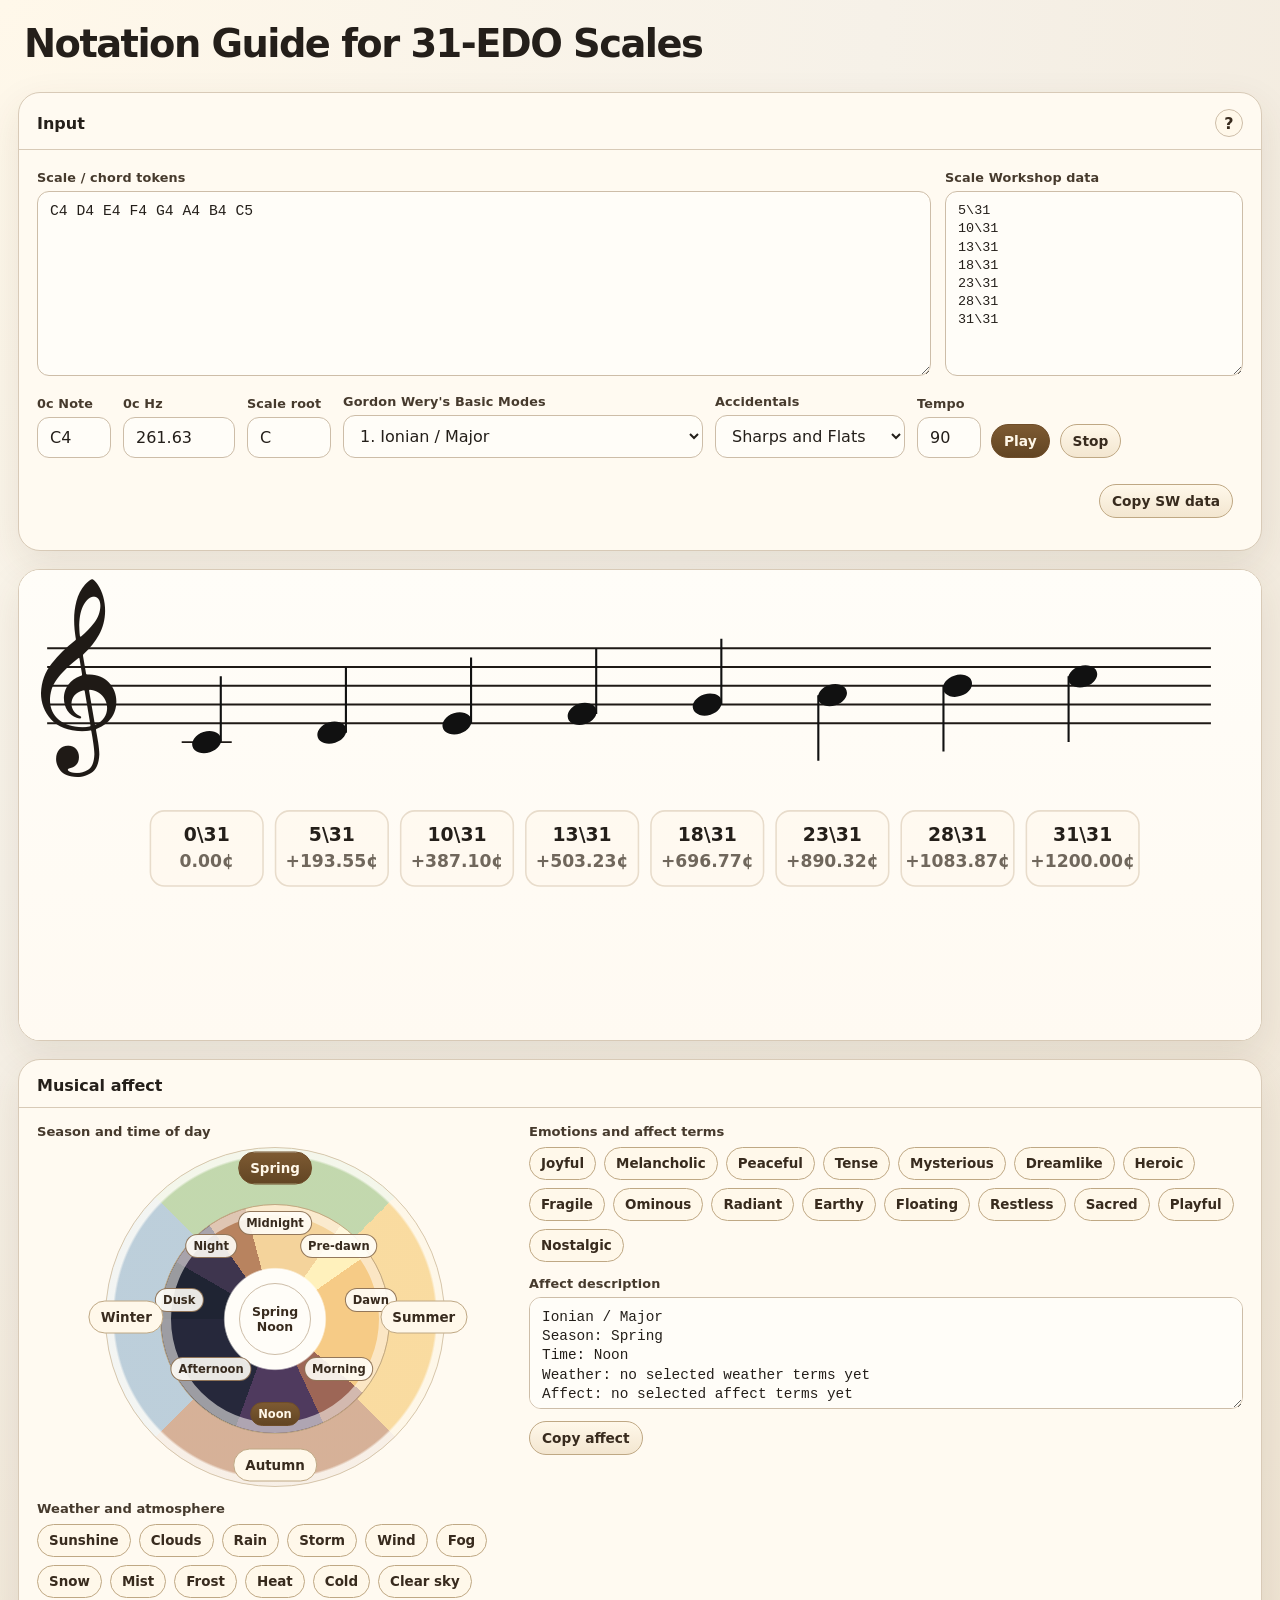
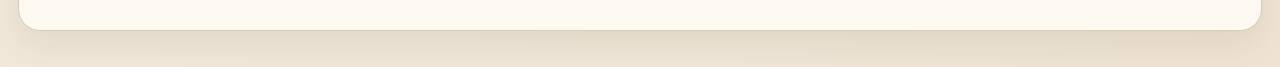
<file: index.html>
<!DOCTYPE html>
<html lang="en">
<head>
  <meta charset="UTF-8" />
  <meta name="viewport" content="width=device-width, initial-scale=1.0" />
  <title>Notation Guide for 31-EDO Scales</title>
  <link rel="stylesheet" href="styles.css" />
</head>
<body>
  <header>
    <h1>Notation Guide for 31-EDO Scales</h1>
  </header>

  <main>
    <section class="card">
      <div class="card-header">
        <h2 class="card-title">Input</h2>
        <details class="help-tooltip header-help">
          <summary aria-label="Notation help">?</summary>
          <div class="help-panel">
            <p class="hint">
              Use spaces for melody notes. Put chord notes inside brackets, e.g. <span class="small-code">[C4 E4 G4]</span>. <span class="small-code">^</span>/<span class="small-code">↑</span> = up by 1 step, <span class="small-code">v</span>/<span class="small-code">↓</span> = down by 1 step, <span class="small-code">#</span> = sharp by 2 steps, <span class="small-code">b</span> = flat by 2 steps, <span class="small-code">x</span> = double sharp by 4 steps, and <span class="small-code">bb</span> = double flat by 4 steps. Imported scale spellings also accept <span class="small-code">t</span> as up and <span class="small-code">d</span> as down.
            </p>
            <div class="legend" aria-label="Notation legend">
              <div class="legend-row"><strong>C4</strong><span>Natural staff note. Octave numbers use scientific pitch notation.</span></div>
              <div class="legend-row"><strong>C^4</strong><span>C up, +1 step.</span></div>
              <div class="legend-row"><strong>C#4</strong><span>C sharp, +2 steps.</span></div>
              <div class="legend-row"><strong>C^#4</strong><span>C up-sharp, +3 steps.</span></div>
              <div class="legend-row"><strong>Cx4</strong><span>C double-sharp, +4 steps.</span></div>
              <div class="legend-row"><strong>Cvb4</strong><span>C down-flat, -3 steps.</span></div>
            </div>
          </div>
        </details>
      </div>
      <div class="card-body">
        <div class="notation-data-grid">
          <div class="field">
            <label for="musicInput">Scale / chord tokens</label>
            <textarea id="musicInput" spellcheck="false">C4 D4 E4 F4 G4 A4 B4 C5</textarea>

          </div>

          <div class="field">
            <label for="scaleWorkshopOutput">Scale Workshop data</label>
            <textarea id="scaleWorkshopOutput" readonly spellcheck="false"></textarea>
          </div>
        </div>


        <div id="errorBox" class="error-box"></div>

        <div class="grid2">
          <div class="field compact-field">
            <label for="referenceNote">0c Note</label>
            <input id="referenceNote" value="C4" spellcheck="false" />
          </div>
          <div class="field compact-field hz-field">
            <label for="refHz">0c Hz</label>
            <input id="refHz" type="number" value="261.63" min="1" step="0.01" />
          </div>
          <div class="field root-field">
            <label for="rootNote">Scale root</label>
            <input id="rootNote" value="C" spellcheck="false" />
          </div>
          <div class="field mode-field">
            <label for="scaleSelect">Gordon Wery's Basic Modes</label>
            <select id="scaleSelect">
              <option value="">Select a scale…</option>
            </select>
          </div>
          <div class="field accidental-style-field">
            <label for="accidentalStyle">Accidentals</label>
            <select id="accidentalStyle">
              <option value="stein-zimmermann" selected>Sharps and Flats</option>
              <option value="arrows">Mixed</option>
              <option value="sagittal">Arrows</option>
            </select>
          </div>
          <div class="playback-controls">
            <div class="tempo-field">
              <label for="tempoBpm">Tempo</label>
              <input id="tempoBpm" type="number" value="90" min="20" max="300" step="1" />
            </div>
            <button class="primary" id="playBtn" type="button">Play</button>
            <button id="stopBtn" type="button">Stop</button>
          </div>
          <div class="sw-actions">
            <button id="copySwBtn" type="button">Copy SW data</button>
            <span id="copyStatus" class="copy-status"></span>
          </div>
        </div>
      </div>
    </section>

    <section class="card">
      <div class="staff-scroll">
        <svg id="staffSvg" viewBox="0 0 1000 260" role="img" aria-label="Rendered 31-EDO staff notation"></svg>
      </div>
    </section>

    <section class="card">
      <div class="card-header">
        <h2 class="card-title">Musical affect</h2>
      </div>
      <div class="card-body">
        <div class="affect-layout">
          <div>
            <div class="affect-block">
              <p class="affect-section-title">Season and time of day</p>
              <div class="time-clock-wrap">
                <div class="season-ring" id="seasonOptions">
                  <button type="button" class="affect-option season-mark spring active" data-season="Spring">Spring</button>
                  <button type="button" class="affect-option season-mark summer" data-season="Summer">Summer</button>
                  <button type="button" class="affect-option season-mark autumn" data-season="Autumn">Autumn</button>
                  <button type="button" class="affect-option season-mark winter" data-season="Winter">Winter</button>
                </div>
                <div class="time-clock" id="timeClock">
                  <button type="button" class="clock-mark midnight" data-time="Midnight" data-angle="0">Midnight</button>
                  <button type="button" class="clock-mark predawn" data-time="Pre-dawn" data-angle="45">Pre-dawn</button>
                  <button type="button" class="clock-mark dawn" data-time="Dawn" data-angle="90">Dawn</button>
                  <button type="button" class="clock-mark morning" data-time="Morning" data-angle="135">Morning</button>
                  <button type="button" class="clock-mark noon active" data-time="Noon" data-angle="180">Noon</button>
                  <button type="button" class="clock-mark afternoon" data-time="Afternoon" data-angle="225">Afternoon</button>
                  <button type="button" class="clock-mark dusk" data-time="Dusk" data-angle="270">Dusk</button>
                  <button type="button" class="clock-mark night" data-time="Night" data-angle="315">Night</button>
                  <div class="clock-center" id="timeClockLabel">Spring Noon</div>
                </div>
              </div>
            </div>
            <div class="affect-block">
              <p class="affect-section-title">Weather and atmosphere</p>
              <div class="affect-chip-grid" id="weatherTerms">
                <button type="button" class="affect-chip" data-weather="sunshine">Sunshine</button>
                <button type="button" class="affect-chip" data-weather="clouds">Clouds</button>
                <button type="button" class="affect-chip" data-weather="rain">Rain</button>
                <button type="button" class="affect-chip" data-weather="storm">Storm</button>
                <button type="button" class="affect-chip" data-weather="wind">Wind</button>
                <button type="button" class="affect-chip" data-weather="fog">Fog</button>
                <button type="button" class="affect-chip" data-weather="snow">Snow</button>
                <button type="button" class="affect-chip" data-weather="mist">Mist</button>
                <button type="button" class="affect-chip" data-weather="frost">Frost</button>
                <button type="button" class="affect-chip" data-weather="heat">Heat</button>
                <button type="button" class="affect-chip" data-weather="cold">Cold</button>
                <button type="button" class="affect-chip" data-weather="clear sky">Clear sky</button>
              </div>
            </div>
          </div>
          <div>
            <div class="affect-block">
              <p class="affect-section-title">Emotions and affect terms</p>
              <div class="affect-chip-grid" id="affectTerms">
                <button type="button" class="affect-chip" data-term="joyful">Joyful</button>
                <button type="button" class="affect-chip" data-term="melancholic">Melancholic</button>
                <button type="button" class="affect-chip" data-term="peaceful">Peaceful</button>
                <button type="button" class="affect-chip" data-term="tense">Tense</button>
                <button type="button" class="affect-chip" data-term="mysterious">Mysterious</button>
                <button type="button" class="affect-chip" data-term="dreamlike">Dreamlike</button>
                <button type="button" class="affect-chip" data-term="heroic">Heroic</button>
                <button type="button" class="affect-chip" data-term="fragile">Fragile</button>
                <button type="button" class="affect-chip" data-term="ominous">Ominous</button>
                <button type="button" class="affect-chip" data-term="radiant">Radiant</button>
                <button type="button" class="affect-chip" data-term="earthy">Earthy</button>
                <button type="button" class="affect-chip" data-term="floating">Floating</button>
                <button type="button" class="affect-chip" data-term="restless">Restless</button>
                <button type="button" class="affect-chip" data-term="sacred">Sacred</button>
                <button type="button" class="affect-chip" data-term="playful">Playful</button>
                <button type="button" class="affect-chip" data-term="nostalgic">Nostalgic</button>
              </div>
            </div>
            <div class="field">
              <label for="affectSummary">Affect description</label>
              <textarea id="affectSummary" readonly spellcheck="false"></textarea>
              <div class="affect-output-actions">
                <button id="copyAffectBtn" type="button">Copy affect</button>
                <span id="affectCopyStatus" class="copy-status"></span>
              </div>
            </div>
          </div>
        </div>
      </div>
    </section>
  </main>

  <script src="modes.js"></script>
  <script src="theory.js"></script>
  <script src="staffRenderer.js"></script>
  <script src="audioPlayback.js"></script>
  <script src="app.js"></script>
</body>
</html>
</file>
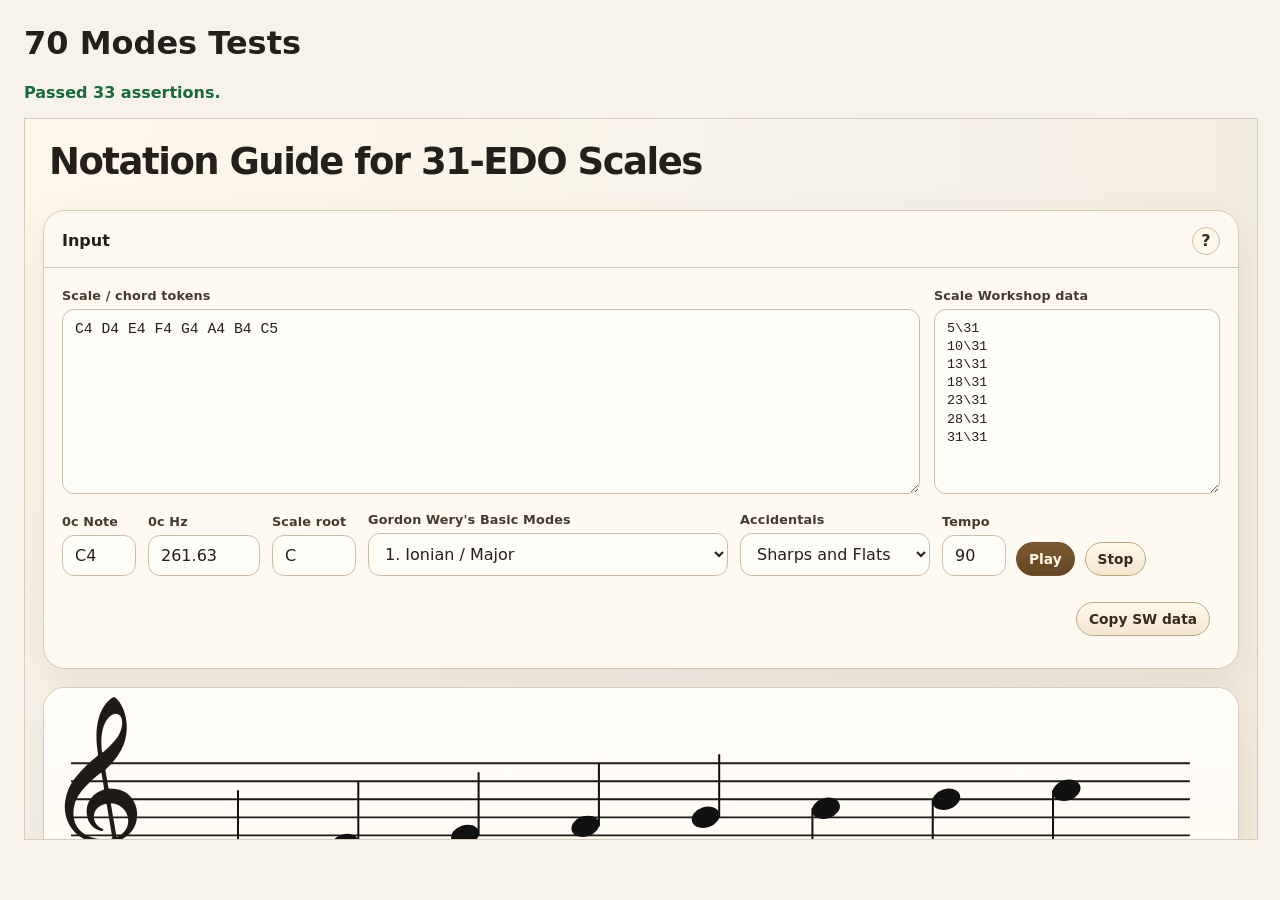
<file: tests.html>
<!DOCTYPE html>
<html lang="en">
<head>
  <meta charset="UTF-8" />
  <meta name="viewport" content="width=device-width, initial-scale=1.0" />
  <title>70 Modes Tests</title>
  <style>
    body {
      font-family: ui-sans-serif, system-ui, -apple-system, BlinkMacSystemFont, "Segoe UI", sans-serif;
      margin: 24px;
      color: #241f1a;
      background: #f7f2ea;
    }

    #status {
      font-weight: 700;
      margin-bottom: 16px;
    }

    #status.pass {
      color: #176a3a;
    }

    #status.fail {
      color: #9f1d1d;
    }

    iframe {
      width: 100%;
      height: 720px;
      border: 1px solid #d8cbbb;
      background: white;
    }
  </style>
</head>
<body>
  <h1>70 Modes Tests</h1>
  <div id="status">Running…</div>
  <iframe id="appFrame" src="index.html" title="70 Modes app under test"></iframe>

  <script>
    const statusEl = document.getElementById("status");
    const frame = document.getElementById("appFrame");

    frame.addEventListener("load", () => {
      const script = frame.contentDocument.createElement("script");
      script.src = "tests.js";
      script.onload = () => {
        const results = frame.contentWindow.__APP_TEST_RESULTS__;
        if (results?.failed) {
          statusEl.textContent = `Failed after ${results.passed} passing assertions. See console.`;
          statusEl.className = "fail";
          return;
        }
        statusEl.textContent = `Passed ${results?.passed || 0} assertions.`;
        statusEl.className = "pass";
      };
      script.onerror = () => {
        statusEl.textContent = "Could not load tests.js.";
        statusEl.className = "fail";
      };
      frame.contentDocument.body.appendChild(script);
    });
  </script>
</body>
</html>
</file>
<file: styles.css>
@font-face {
  font-family: "Bravura";
  src: url("fonts/Bravura.woff") format("woff");
  font-display: swap;
}

@font-face {
  font-family: "Bravura Text";
  src: url("fonts/BravuraText.woff") format("woff");
  font-display: swap;
}

:root {
  --bg: #f6f1e8;
  --panel: #fffaf0;
  --ink: #241f1a;
  --muted: #70675c;
  --line: #d8cab7;
  --accent2: #9b6f37;
  --bad: #a73526;
  --good: #286b43;
  --music-font: "Bravura", "Bravura Text", serif;
  --music-text-font: "Bravura Text", "Bravura", serif;
}

* { box-sizing: border-box; }

body {
  margin: 0;
  font-family: ui-sans-serif, system-ui, -apple-system, BlinkMacSystemFont, "Segoe UI", sans-serif;
  background: radial-gradient(circle at top left, #fff8ea 0, var(--bg) 42%, #efe4d3 100%);
  color: var(--ink);
}

header {
  padding: 24px 24px 8px;
  width: 100%;
  margin: 0;
}

h1 {
  margin: 0 0 8px;
  font-size: clamp(1.7rem, 3vw, 2.7rem);
  letter-spacing: -0.04em;
  line-height: 1.05;
}

main {
  width: 100%;
  margin: 0;
  padding: 12px 18px 36px;
  display: grid;
  grid-template-columns: 1fr;
  gap: 18px;
}

.card {
  background: color-mix(in srgb, var(--panel) 94%, white 6%);
  border: 1px solid var(--line);
  border-radius: 22px;
  box-shadow: 0 14px 38px rgba(74, 55, 34, 0.10);
  overflow: hidden;
}

.card-header {
  padding: 16px 18px 12px;
  border-bottom: 1px solid var(--line);
  display: flex;
  justify-content: space-between;
  align-items: baseline;
  gap: 12px;
}

.card-title {
  font-size: 1rem;
  font-weight: 760;
  margin: 0;
}

.card-body { padding: 16px 18px 18px; }

label {
  display: block;
  font-size: 0.8rem;
  font-weight: 750;
  margin: 0 0 6px;
  color: #463a2d;
  letter-spacing: 0.01em;
}

input, textarea, select, button { font: inherit; }

input, textarea, select {
  width: 100%;
  border: 1px solid #cdbda8;
  border-radius: 12px;
  background: #fffdf8;
  color: var(--ink);
  padding: 10px 12px;
  outline: none;
}

input:focus, textarea:focus, select:focus {
  border-color: var(--accent2);
  box-shadow: 0 0 0 3px rgba(155, 111, 55, 0.18);
}

textarea {
  min-height: 155px;
  resize: vertical;
  line-height: 1.35;
  font-family: ui-monospace, SFMono-Regular, Menlo, Monaco, Consolas, "Liberation Mono", monospace;
  font-size: 0.92rem;
}

.grid2 {
  display: flex;
  flex-wrap: wrap;
  gap: 12px;
  align-items: end;
}

@media (max-width: 760px) {
  .grid2 > * { width: 100%; flex-basis: 100%; }
}

.field { margin-bottom: 14px; }

.hint {
  color: var(--muted);
  font-size: 0.82rem;
  line-height: 1.45;
  margin: 8px 0 0;
}

.help-tooltip {
  width: fit-content;
  position: relative;
}

.header-help {
  margin-left: auto;
}

.help-tooltip summary {
  cursor: pointer;
  list-style: none;
  display: inline-flex;
  align-items: center;
  justify-content: center;
  width: 28px;
  height: 28px;
  border: 1px solid #cdbda8;
  border-radius: 999px;
  background: #fff8ea;
  color: #382b1e;
  font-weight: 800;
  user-select: none;
}

.help-tooltip summary::-webkit-details-marker { display: none; }

.help-panel {
  position: absolute;
  z-index: 20;
  right: 0;
  top: 36px;
  width: min(680px, calc(100vw - 72px));
  padding: 14px;
  border: 1px solid #cdbda8;
  border-radius: 16px;
  background: #fffdf8;
  box-shadow: 0 14px 36px rgba(74, 55, 34, 0.18);
}

.small-code {
  font-family: ui-monospace, SFMono-Regular, Menlo, Monaco, Consolas, monospace;
  background: #f2eadc;
  border: 1px solid #dfd2bf;
  padding: 1px 5px;
  border-radius: 7px;
  white-space: nowrap;
}

.playback-controls {
  display: flex;
  align-items: end;
  gap: 10px;
  margin-bottom: 14px;
}

.compact-field {
  width: 74px;
  flex: 0 0 74px;
}

.hz-field {
  width: 112px;
  flex: 0 0 112px;
}

.mode-field {
  width: 360px;
  flex: 0 1 360px;
}

.root-field {
  width: 84px;
  flex: 0 0 84px;
}

.accidental-style-field {
  width: 190px;
  flex: 0 0 190px;
}

.tempo-field {
  width: 64px;
  flex: 0 0 64px;
}

.notation-data-grid {
  display: grid;
  grid-template-columns: minmax(520px, 3fr) minmax(210px, 1fr);
  gap: 14px;
  align-items: start;
  margin-top: 4px;
}

#musicInput { min-height: 185px; }

#scaleWorkshopOutput {
  min-height: 185px;
  font-size: 0.84rem;
}

.sw-actions {
  display: flex;
  flex-wrap: wrap;
  gap: 10px;
  align-items: end;
  margin-left: auto;
  margin-bottom: 14px;
}

@media (max-width: 900px) {
  .notation-data-grid { grid-template-columns: 1fr; }
}


button {
  border: 1px solid #bfa884;
  background: linear-gradient(#fff8ea, #f3e6d0);
  color: #382b1e;
  border-radius: 999px;
  padding: 8px 12px;
  cursor: pointer;
  font-weight: 720;
  font-size: 0.86rem;
}

button:hover { filter: brightness(0.98); }

button.primary {
  background: linear-gradient(#7d5a32, #624523);
  color: #fff7e8;
  border-color: #6f4d29;
}

.legend {
  display: grid;
  grid-template-columns: 1fr;
  gap: 8px;
  margin-top: 8px;
}

.legend-row {
  display: grid;
  grid-template-columns: 82px 1fr;
  gap: 8px;
  align-items: baseline;
  font-size: 0.86rem;
  color: var(--muted);
}

.legend-row strong {
  color: var(--ink);
  font-family: ui-monospace, SFMono-Regular, Menlo, Monaco, Consolas, monospace;
  font-size: 0.84rem;
}


.copy-status {
  font-size: 0.82rem;
  color: var(--muted);
  align-self: center;
}

.copy-status.good { color: var(--good); }
.copy-status.bad { color: var(--bad); }

.staff-scroll {
  width: 100%;
  overflow-x: auto;
  background: #fffdf8;
}

#staffSvg {
  display: block;
  min-width: 100%;
  width: 100%;
  height: auto;
  background: linear-gradient(#fffdf8, #fffaf2);
}

.error-box {
  border: 1px solid color-mix(in srgb, var(--bad) 50%, white 50%);
  background: #fff4ef;
  color: #6f2017;
  padding: 12px;
  border-radius: 14px;
  margin-top: 12px;
  font-size: 0.9rem;
  line-height: 1.45;
  display: none;
}

.error-box.show { display: block; }

.affect-layout {
  display: grid;
  grid-template-columns: minmax(240px, 0.8fr) minmax(320px, 1.2fr);
  gap: 16px;
  align-items: start;
}

.affect-section-title {
  font-size: 0.82rem;
  font-weight: 800;
  margin: 0 0 8px;
  color: #463a2d;
}

.affect-button-row, .affect-chip-grid {
  display: flex;
  flex-wrap: wrap;
  gap: 8px;
}

.time-clock-wrap {
  position: relative;
  display: grid;
  place-items: center;
  width: 340px;
  height: 340px;
  max-width: 100%;
  margin: 0 auto;
  padding: 8px 0 4px;
}

.season-ring {
  position: absolute;
  inset: 0;
  border-radius: 999px;
  border: 1px solid #d7c7ad;
  background:
    radial-gradient(circle at center, transparent 0 67%, rgba(255, 253, 248, 0.82) 68% 100%),
    conic-gradient(
      from -45deg,
      rgba(139, 185, 112, 0.52) 0deg 90deg,
      rgba(244, 191, 86, 0.52) 90deg 180deg,
      rgba(177, 110, 70, 0.52) 180deg 270deg,
      rgba(128, 167, 198, 0.52) 270deg 360deg
    );
}

.season-mark {
  position: absolute;
  transform: translate(-50%, -50%);
  z-index: 3;
}

.season-mark.spring { left: 50%; top: 6%; }
.season-mark.summer { left: 94%; top: 50%; }
.season-mark.autumn { left: 50%; top: 94%; }
.season-mark.winter { left: 6%; top: 50%; }

.time-clock {
  position: relative;
  z-index: 2;
  width: 230px;
  height: 230px;
  border-radius: 999px;
  border: 1px solid #bfa884;
  background:
    radial-gradient(circle at center, #fffdf8 0 31%, transparent 32%),
    conic-gradient(
      from -90deg,
      #1f2433 0deg 30deg,
      #3e354e 30deg 55deg,
      #b8835f 55deg 75deg,
      #f4d39b 75deg 125deg,
      #fff1bc 125deg 145deg,
      #f6cb86 145deg 220deg,
      #9d6656 220deg 245deg,
      #4f3a5e 245deg 290deg,
      #26283b 290deg 360deg
    );
  box-shadow: inset 0 0 0 10px rgba(255, 253, 248, 0.55);
}


.clock-center {
  position: absolute;
  left: 50%;
  top: 50%;
  transform: translate(-50%, -50%);
  width: 72px;
  height: 72px;
  border-radius: 999px;
  border: 1px solid #cdbda8;
  background: #fffdf8;
  display: grid;
  place-items: center;
  text-align: center;
  padding: 8px;
  font-size: 0.78rem;
  font-weight: 800;
  color: #382b1e;
}

.clock-mark {
  position: absolute;
  transform: translate(-50%, -50%);
  border: 1px solid rgba(111, 77, 41, 0.75);
  background: rgba(255, 253, 248, 0.9);
  color: #382b1e;
  border-radius: 999px;
  padding: 4px 7px;
  cursor: pointer;
  font-size: 0.72rem;
  font-weight: 800;
  white-space: nowrap;
}

.clock-mark.active {
  background: linear-gradient(#7d5a32, #624523);
  color: #fff7e8;
  border-color: #6f4d29;
}

.clock-mark.midnight { left: 50%; top: 8%; }
.clock-mark.predawn { left: 78%; top: 18%; }
.clock-mark.dawn { left: 92%; top: 42%; }
.clock-mark.morning { left: 78%; top: 72%; }
.clock-mark.noon { left: 50%; top: 92%; }
.clock-mark.afternoon { left: 22%; top: 72%; }
.clock-mark.dusk { left: 8%; top: 42%; }
.clock-mark.night { left: 22%; top: 18%; }

.affect-chip, .affect-option {
  border: 1px solid #bfa884;
  background: #fff8ea;
  color: #382b1e;
  border-radius: 999px;
  padding: 8px 11px;
  cursor: pointer;
  font-weight: 720;
  font-size: 0.84rem;
}

.affect-chip.active, .affect-option.active {
  background: linear-gradient(#7d5a32, #624523);
  color: #fff7e8;
  border-color: #6f4d29;
}

.affect-block { margin-bottom: 14px; }

#affectSummary {
  min-height: 112px;
  font-size: 0.9rem;
}

.affect-output-actions {
  display: flex;
  gap: 10px;
  align-items: center;
  margin-top: 8px;
}

@media (max-width: 860px) {
  .affect-layout { grid-template-columns: 1fr; }
}
</file>
